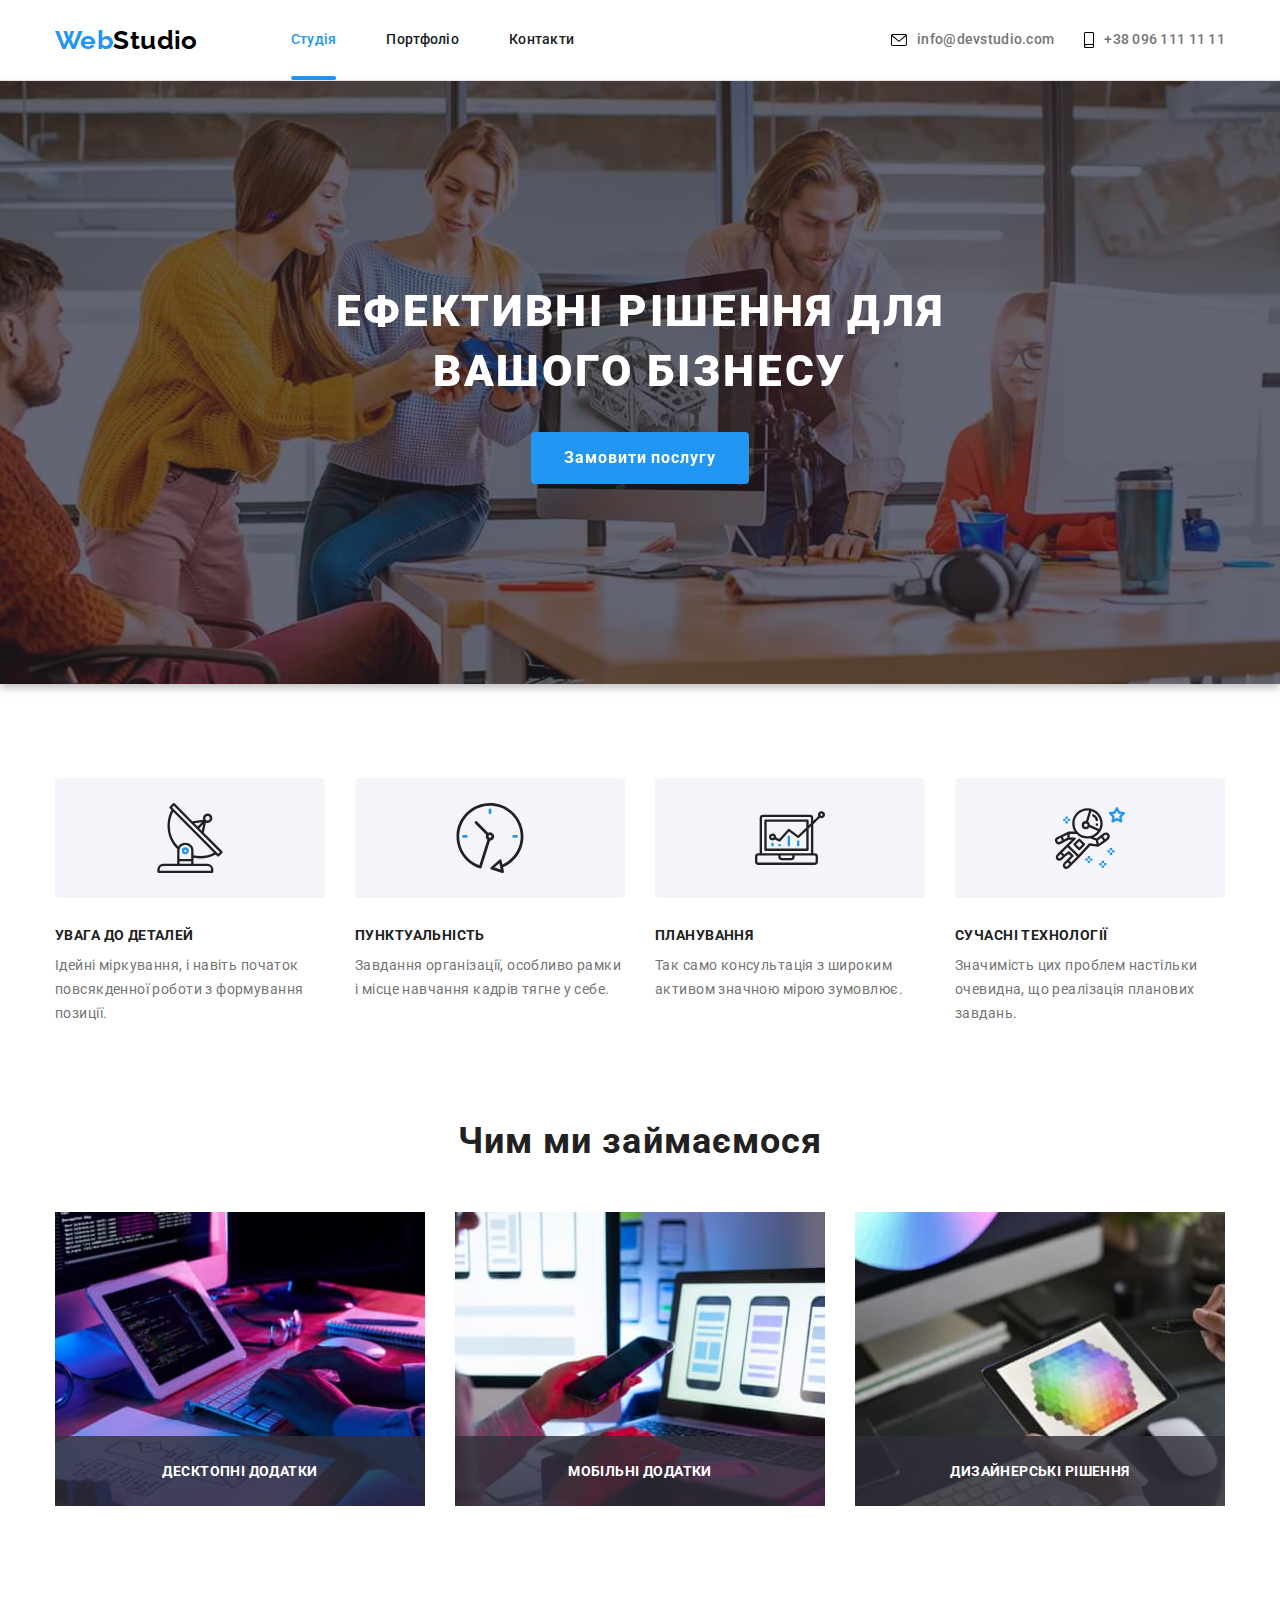
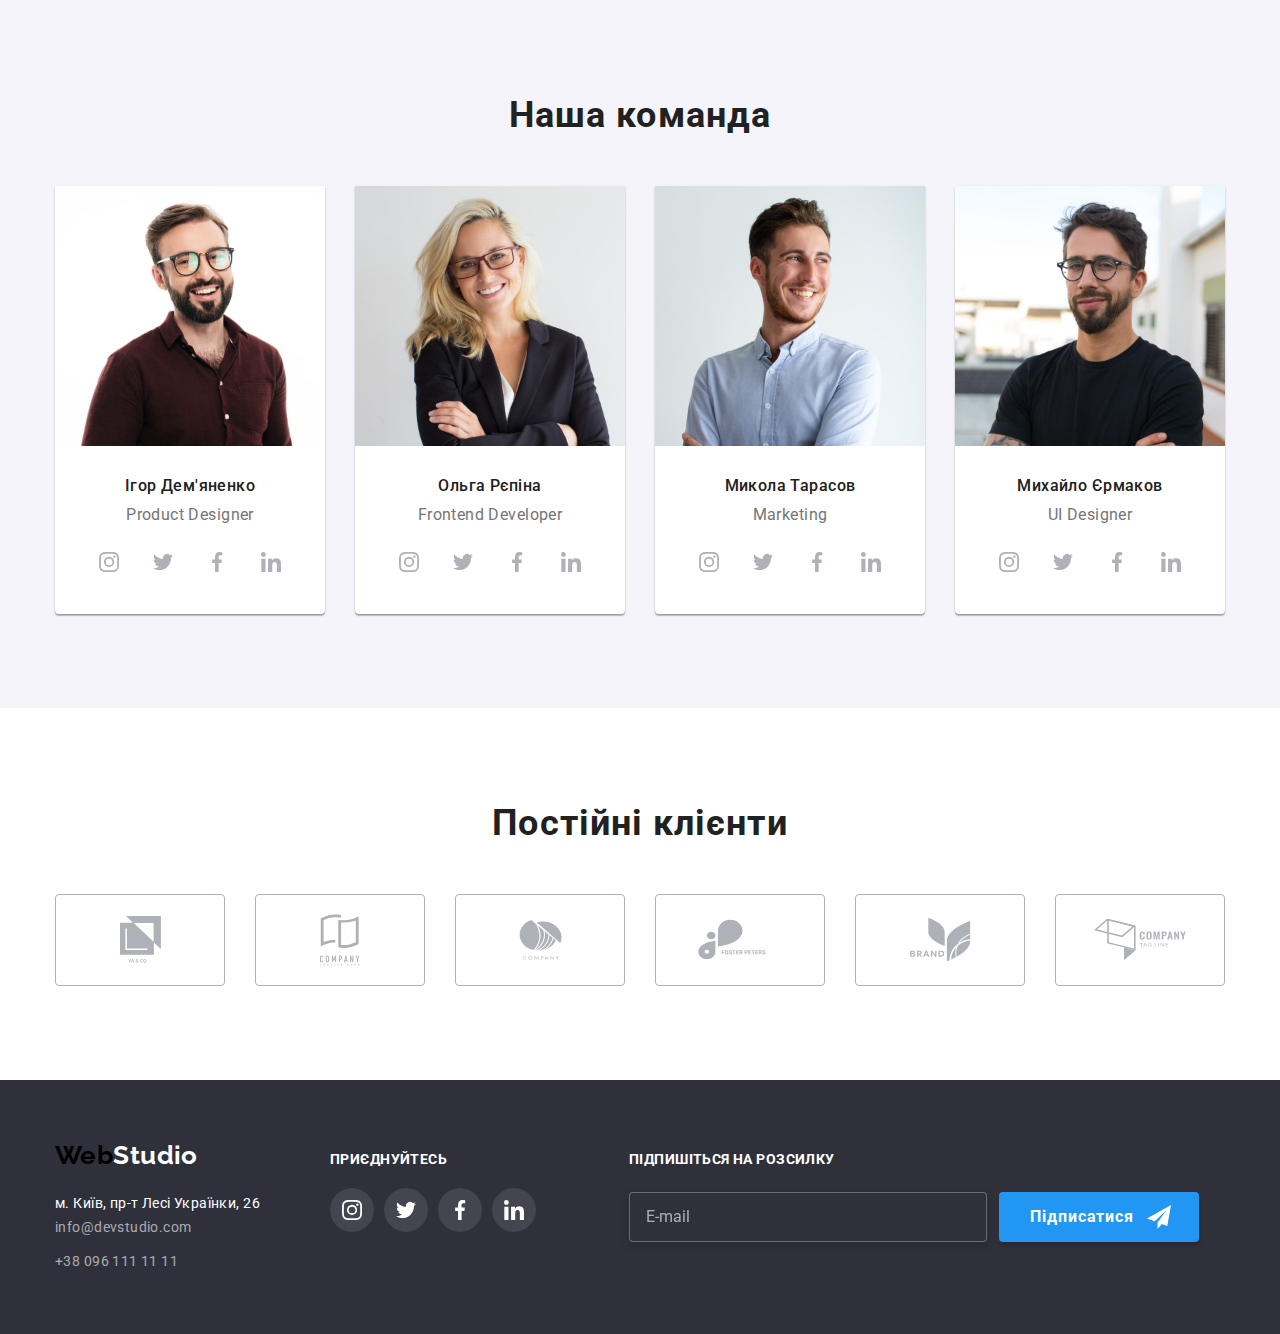
<file: index.html>
<!DOCTYPE html>
<html lang="uk">
  <head>
    <meta charset="UTF-8" />
    <meta http-equiv="X-UA-Compatible" content="IE=edge" />
    <meta name="viewport" content="width=device-width, initial-scale=1.0" />
    <link rel="preconnect" href="https://fonts.googleapis.com" />
    <link rel="preconnect" href="https://fonts.gstatic.com" crossorigin />
    <link
      href="https://fonts.googleapis.com/css2?family=Raleway:wght@700&family=Roboto:wght@400;500;700;900&display=swap"
      rel="stylesheet"
    />
    <link
      rel="stylesheet"
      href="https://cdnjs.cloudflare.com/ajax/libs/modern-normalize/1.1.0/modern-normalize.min.css"
    />
    <link rel="stylesheet" href="./css/main.min.css" />
    <title>Студія</title>
  </head>
  <body>
    <!-- Верхня лінія сайту -->
    <header class="header">
      <div class="header-nav container">
        <a href="./index.html" class="logo"><span class="logo__first-word">Web</span>Studio</a>
        <ul class="site-nav list">
          <li class="site-nav__item"><a href="./index.html" class="site-nav__link site-nav__link__current">Студія</a></li>
          <li class="site-nav__item"><a href="./portfolio.html" class="site-nav__link">Портфоліо</a></li>
          <li class="site-nav__item"><a href="" class="site-nav__link">Контакти</a></li>
        </ul>
        <ul class="list-contacts list">
          <li class="list-contacts__item">
            <a href="mailto:info@devstudio.com" class="list-contacts__link">
              <svg class="list-contacts__icon mail-icon" width="16px" height="12px">
                <use href="./imeges/icons.svg#icon-envelope"></use>
              </svg>
              info@devstudio.com</a
            >
          </li>
          <li class="list-contacts__item">
            <a href="tel:+380961111111" class="list-contacts__link">
              <svg class="list-contacts__icon mobile-icon" width="10px" height="16px">
                <use href="./imeges/icons.svg#icon-smartphone"></use>
              </svg>
              +38 096 111 11 11
            </a>
          </li>
        </ul>
      </div>
    </header>
    <!-- Шапка сайту -->
    <main>
      <section class="hero">
        <div class="hero-wrapp">
          <h1 class="hero-title">Ефективні рішення для вашого бізнесу</h1>
          <button type="button" class="hero-btn" data-modal-open>Замовити послугу</button>
        </div>
      </section>
      <!-- Переваги веб-студії -->
      <section class="section">
        <div class="benefits container">
          <h2 class="visually-hidden">Переваги веб-студії</h2>
          <ul class="benefits-list list">
            <li>
              <div class="benefits-imeges">
                <svg width="70px" height="70px">
                  <use href="./imeges/icons.svg#icon-antenna"></use>
                </svg>
              </div>
              <h3 class="benefits-titles">УВАГА ДО ДЕТАЛЕЙ</h3>
              <p>Ідейні міркування, і навіть початок повсякденної роботи з формування позиції.</p>
            </li>
            <li>
              <div class="benefits-imeges">
                <svg width="70px" height="70px">
                  <use href="./imeges/icons.svg#icon-clock"></use>
                </svg>
              </div>
              <h3 class="benefits-titles">ПУНКТУАЛЬНІСТЬ</h3>
              <p>Завдання організації, особливо рамки і місце навчання кадрів тягне у себе.</p>
            </li>
            <li>
              <div class="benefits-imeges">
                <svg width="70px" height="70px">
                  <use href="./imeges/icons.svg#icon-diagram"></use>
                </svg>
              </div>
              <h3 class="benefits-titles">ПЛАНУВАННЯ</h3>
              <p>Так само консультація з широким активом значною мірою зумовлює.</p>
            </li>
            <li>
              <div class="benefits-imeges">
                <svg width="70px" height="70px">
                  <use href="./imeges/icons.svg#icon-astronaut"></use>
                </svg>
              </div>
              <h3 class="benefits-titles">СУЧАСНІ ТЕХНОЛОГІЇ</h3>
              <p>Значимість цих проблем настільки очевидна, що реалізація планових завдань.</p>
            </li>
          </ul>
        </div>
      </section>
      <!-- Профіль веб-студії -->
      <section>
        <div class="speciality container">
          <h2 class="section-title">Чим ми займаємося</h2>
          <ul class="speciality-list list">
            <li class="item">
              <div class="speciality-wrapper">
                <img
                  src="./imeges/imeges-speciality/development.jpg"
                  alt="Послуга розробки"
                  width="370"
                />
                <div class="speciality-text"><p>Десктопні додатки</p></div>
              </div>
            </li>
            <li class="item">
              <div class="speciality-wrapper">
                <img
                  src="./imeges/imeges-speciality/mobile-application.jpg"
                  alt="Послуга розробки мобільних застусунків"
                  width="370"
                />
                <div class="speciality-text"><p>Мобільні додатки</p></div>
              </div>
            </li>
            <li class="item">
              <div class="speciality-wrapper">
                <img
                  src="./imeges/imeges-speciality/web-design.jpg"
                  alt="Послуги веб дизайну"
                  width="370"
                />
                <div class="speciality-text"><p>Дизайнерські рішення</p></div>
              </div>
            </li>
          </ul>
        </div>
      </section>
      <!-- Команда працівників веб-студії -->
      <section class="team-section">
        <h2 class="section-title team">Наша команда</h2>
        <ul class="specialists-list list">
          <li class="specialist-card">
            <img
              class="photo"
              src="./imeges/imeges-specialist/igor-demynenko.jpg"
              alt="Чоловік в червоній сорочці в окулярах"
              width="270"
            />
            <div class="item-wrapper">
              <h3 class="specialists-title">Ігор Дем'яненко</h3>
              <p class="specialist-profession" lang="en">Product Designer</p>
            </div>
            <div>
              <ul class="social-network-list list">
                <li class="social-network-scroll">
                  <a href="" class="link">
                    <div class="social-network-wrapp">
                      <svg class="icon" width="20px" height="20px">
                        <use href="./imeges/icons.svg#icon-instagram"></use>
                      </svg>
                    </div>
                  </a>
                </li>
                <li class="social-network-scroll">
                  <a href="" class="link">
                    <div class="social-network-wrapp">
                      <svg class="icon" width="20px" height="20px">
                        <use href="./imeges/icons.svg#icon-twitter"></use>
                      </svg>
                    </div>
                  </a>
                </li>
                <li class="social-network-scroll">
                  <a href="" class="link">
                    <div class="social-network-wrapp">
                      <svg class="icon" width="20px" height="20px">
                        <use href="./imeges/icons.svg#icon-facebook"></use>
                      </svg>
                    </div>
                  </a>
                </li>
                <li class="social-network-scroll">
                  <a href="" class="link">
                    <div class="social-network-wrapp">
                      <svg class="icon" width="20px" height="20px">
                        <use href="./imeges/icons.svg#icon-linkedin"></use>
                      </svg>
                    </div>
                  </a>
                </li>
              </ul>
            </div>
          </li>
          <li class="specialist-card">
            <img
              class="photo"
              src="./imeges/imeges-specialist/olga-repina.jpg"
              alt="Жінка в чорному піджаку в окулярах"
              width="270"
            />
            <div class="item-wrapper">
              <h3 class="specialists-title">Ольга Рєпіна</h3>
              <p class="specialist-profession" lang="en">Frontend Developer</p>
            </div>
            <div>
              <ul class="social-network-list list">
                <li class="social-network-scroll">
                  <a href="" class="link">
                    <div class="social-network-wrapp">
                      <svg class="icon" width="20px" height="20px">
                        <use href="./imeges/icons.svg#icon-instagram"></use>
                      </svg>
                    </div>
                  </a>
                </li>
                <li class="social-network-scroll">
                  <a href="" class="link">
                    <div class="social-network-wrapp">
                      <svg class="icon" width="20px" height="20px">
                        <use href="./imeges/icons.svg#icon-twitter"></use>
                      </svg>
                    </div>
                  </a>
                </li>
                <li class="social-network-scroll">
                  <a href="" class="link">
                    <div class="social-network-wrapp">
                      <svg class="icon" width="20px" height="20px">
                        <use href="./imeges/icons.svg#icon-facebook"></use>
                      </svg>
                    </div>
                  </a>
                </li>
                <li class="social-network-scroll">
                  <a href="" class="link">
                    <div class="social-network-wrapp">
                      <svg class="icon" width="20px" height="20px">
                        <use href="./imeges/icons.svg#icon-linkedin"></use>
                      </svg>
                    </div>
                  </a>
                </li>
              </ul>
            </div>
          </li>
          <li class="specialist-card">
            <img
              class="photo"
              src="./imeges/imeges-specialist/nikolay-tarasov.jpg"
              alt="Чоловік в голубій сорочці"
              width="270"
            />
            <div class="item-wrapper">
              <h3 class="specialists-title">Микола Тарасов</h3>
              <p class="specialist-profession" lang="en">Marketing</p>
            </div>
            <div>
              <ul class="social-network-list list">
                <li class="social-network-scroll">
                  <a href="" class="link">
                    <div class="social-network-wrapp">
                      <svg class="icon" width="20px" height="20px">
                        <use href="./imeges/icons.svg#icon-instagram"></use>
                      </svg>
                    </div>
                  </a>
                </li>
                <li class="social-network-scroll">
                  <a href="" class="link">
                    <div class="social-network-wrapp">
                      <svg class="icon" width="20px" height="20px">
                        <use href="./imeges/icons.svg#icon-twitter"></use>
                      </svg>
                    </div>
                  </a>
                </li>
                <li class="social-network-scroll">
                  <a href="" class="link">
                    <div class="social-network-wrapp">
                      <svg class="icon" width="20px" height="20px">
                        <use href="./imeges/icons.svg#icon-facebook"></use>
                      </svg>
                    </div>
                  </a>
                </li>
                <li class="social-network-scroll">
                  <a href="" class="link">
                    <div class="social-network-wrapp">
                      <svg class="icon" width="20px" height="20px">
                        <use href="./imeges/icons.svg#icon-linkedin"></use>
                      </svg>
                    </div>
                  </a>
                </li>
              </ul>
            </div>
          </li>
          <li class="specialist-card">
            <img
              class="photo"
              src="./imeges/imeges-specialist/mihail-ermakov.jpg"
              alt="Чоловік в черній футболці в окулярах"
              width="270"
            />
            <div class="item-wrapper">
              <h3 class="specialists-title">Михайло Єрмаков</h3>
              <p class="specialist-profession" lang="en">UI Designer</p>
            </div>
            <div>
              <ul class="social-network-list list">
                <li class="social-network-scroll">
                  <a href="" class="link">
                    <div class="social-network-wrapp">
                      <svg class="icon" width="20px" height="20px">
                        <use href="./imeges/icons.svg#icon-instagram"></use>
                      </svg>
                    </div>
                  </a>
                </li>
                <li class="social-network-scroll">
                  <a href="" class="link">
                    <div class="social-network-wrapp">
                      <svg class="icon" width="20px" height="20px">
                        <use href="./imeges/icons.svg#icon-twitter"></use>
                      </svg>
                    </div>
                  </a>
                </li>
                <li class="social-network-scroll">
                  <a href="" class="link">
                    <div class="social-network-wrapp">
                      <svg class="icon" width="20px" height="20px">
                        <use href="./imeges/icons.svg#icon-facebook"></use>
                      </svg>
                    </div>
                  </a>
                </li>
                <li class="social-network-scroll">
                  <a href="" class="link">
                    <div class="social-network-wrapp">
                      <svg class="icon" width="20px" height="20px">
                        <use href="./imeges/icons.svg#icon-linkedin"></use>
                      </svg>
                    </div>
                  </a>
                </li>
              </ul>
            </div>
          </li>
        </ul>
      </section>

      <!-- Постійні клієнти -->
      <section class="container">
        <h2 class="section-title clients">Постійні клієнти</h2>
        <ul class="clients-list list">
          <li class="clients-scroll">
            <a href="" class="link">
              <div class="clients-wrapp">
                <svg width="41px" height="47px">
                  <use href="./imeges/icons.svg#icon-yaco-company"></use>
                </svg>
              </div>
            </a>
          </li>
          <li>
            <a href="" class="link">
              <div class="clients-wrapp">
                <svg width="40px" height="52px">
                  <use href="./imeges/icons.svg#icon-tagline-company"></use>
                </svg>
              </div>
            </a>
          </li>
          <li>
            <a href="" class="link">
              <div class="clients-wrapp">
                <svg width="43px" height="41px">
                  <use href="./imeges/icons.svg#icon-object"></use>
                </svg>
              </div>
            </a>
          </li>
          <li>
            <a href="" class="link">
              <div class="clients-wrapp">
                <svg width="84px" height="41px">
                  <use href="./imeges/icons.svg#icon-foster-peters"></use>
                </svg>
              </div>
            </a>
          </li>
          <li>
            <a href="" class="link">
              <div class="clients-wrapp">
                <svg width="63px" height="45px">
                  <use href="./imeges/icons.svg#icon-brand"></use>
                </svg>
              </div>
            </a>
          </li>
          <li>
            <a href="" class="link">
              <div class="clients-wrapp">
                <svg width="94px" height="44px">
                  <use href="./imeges/icons.svg#icon-cube-tagline"></use>
                </svg>
              </div>
            </a>
          </li>
        </ul>
      </section>
    </main>
    <!-- Нижня лінія сайту -->
    <footer class="footer">
      <div class="container footer-container">
        <div class="container-logo-adress">
          <div class="logo-footer">
            <a href="./index.html" class="logo link"
              ><span class="logo-first-word">Web</span
              ><span class="logo-second-word">Studio</span></a
            >
          </div>
          <address class="address">
            <a href="https://goo.gl/maps/TEBKrd3tF9hV3VJEA" class="link"
              >м. Київ, пр-т Лесі Українки, 26</a
            >
          </address>
          <ul class="contacts-footer-list list">
            <li><a href="mailto:info@devstudio.com" class="link">info@devstudio.com</a></li>
            <li><a href="tel:+380961111111" class="link">+38 096 111 11 11</a></li>
          </ul>
        </div>

        <div class="social-network-footer">
          <strong class="join">приєднуйтесь</strong>
          <ul class="social-network-footer-list list">
            <li class="social-network-scroll">
              <a href="" class="link">
                <div class="social-network-footer-wrapp">
                  <svg class="icon-footer" width="20px" height="20px">
                    <use href="./imeges/icons.svg#icon-instagram"></use>
                  </svg>
                </div>
              </a>
            </li>
            <li class="social-network-scroll">
              <a href="" class="link">
                <div class="social-network-footer-wrapp">
                  <svg class="icon-footer" width="20px" height="20px">
                    <use href="./imeges/icons.svg#icon-twitter"></use>
                  </svg>
                </div>
              </a>
            </li>
            <li class="social-network-scroll">
              <a href="" class="link">
                <div class="social-network-footer-wrapp">
                  <svg class="icon-footer" width="20px" height="20px">
                    <use href="./imeges/icons.svg#icon-facebook"></use>
                  </svg>
                </div>
              </a>
            </li>
            <li class="social-network-scroll">
              <a href="" class="link">
                <div class="social-network-footer-wrapp">
                  <svg class="icon-footer" width="20px" height="20px">
                    <use href="./imeges/icons.svg#icon-linkedin"></use>
                  </svg>
                </div>
              </a>
            </li>
          </ul>
        </div>
        <div class="mailing-list">
          <b>Підпишіться на розсилку</b>
          <div class="mailing-list-wrapper">
            <form class="mailing-list-form">
              <input type="email" id="mail" name="mailingList" placeholder="E-mail" />
              <button class="btn-mailing" type="submit">
                Підписатися
                <svg class="icon-mailing-list" width="24px" height="24px">
                  <use href="./imeges/icons.svg#icon-airplane"></use>
                </svg>
              </button>
            </form>
          </div>
        </div>
      </div>
    </footer>

    <!-- Модальне вікно -->
    <div class="backdrop is-hidden" data-modal>
      <div class="modal">
        <button type="button" class="close-button" data-modal-close>
          <svg class="icon-close" width="30px" height="30px">
            <use href="./imeges/icons.svg#icon-cross"></use>
          </svg>
        </button>
        <p>Залиште свої дані, ми вам передзвонимо</p>
        <form>
          <div class="modal-wrapper">
            <div class="modal-element-wrapper">
              <label for="name">Ім'я</label>
              <div class="input-wrapper">
                <svg class="icon-modal">
                  <use href="./imeges/icons.svg#icon-person"></use>
                </svg>
                <input type="text" id="name" name="name" />
              </div>
            </div>
            <div class="modal-element-wrapper">
              <label for="tel">Телефон</label>
              <div class="input-wrapper">
                <svg class="icon-modal">
                  <use href="./imeges/icons.svg#icon-phone"></use>
                </svg>
                <input type="tel" id="tel" name="telephone" />
              </div>
            </div>
            <div class="modal-element-wrapper">
              <label for="email">Пошта</label>
              <div class="input-wrapper">
                <svg class="icon-modal">
                  <use href="./imeges/icons.svg#icon-email"></use>
                </svg>
                <input type="email" id="email" name="email" />
              </div>
            </div>
            <div class="modal-element-wrapper">
              <label for="comment">Коментар</label>
              <textarea name="comment" id="comment" placeholder="Введіть текст"></textarea>
            </div>
          </div>
          <div class="modal-checkbox-wrapper">
            <input
              class="checkbox-agreement visually-hidden"
              type="checkbox"
              id="agreement"
              name="agreement"
            />
            <label for="agreement">
              <div class="custom-checkbox">
                <svg width="16px" height="15px">
                  <use href="./imeges/icons.svg#icon-check"></use>
                </svg>
              </div>
              Погоджуюся з розсилкою та приймаю <a href="">Умови договору</a>
            </label>
          </div>
          <button class="btn-send" type="submit">Відправити</button>
        </form>
      </div>
    </div>
    <script src="./js/modal.js"></script>
  </body>
</html>
</file>
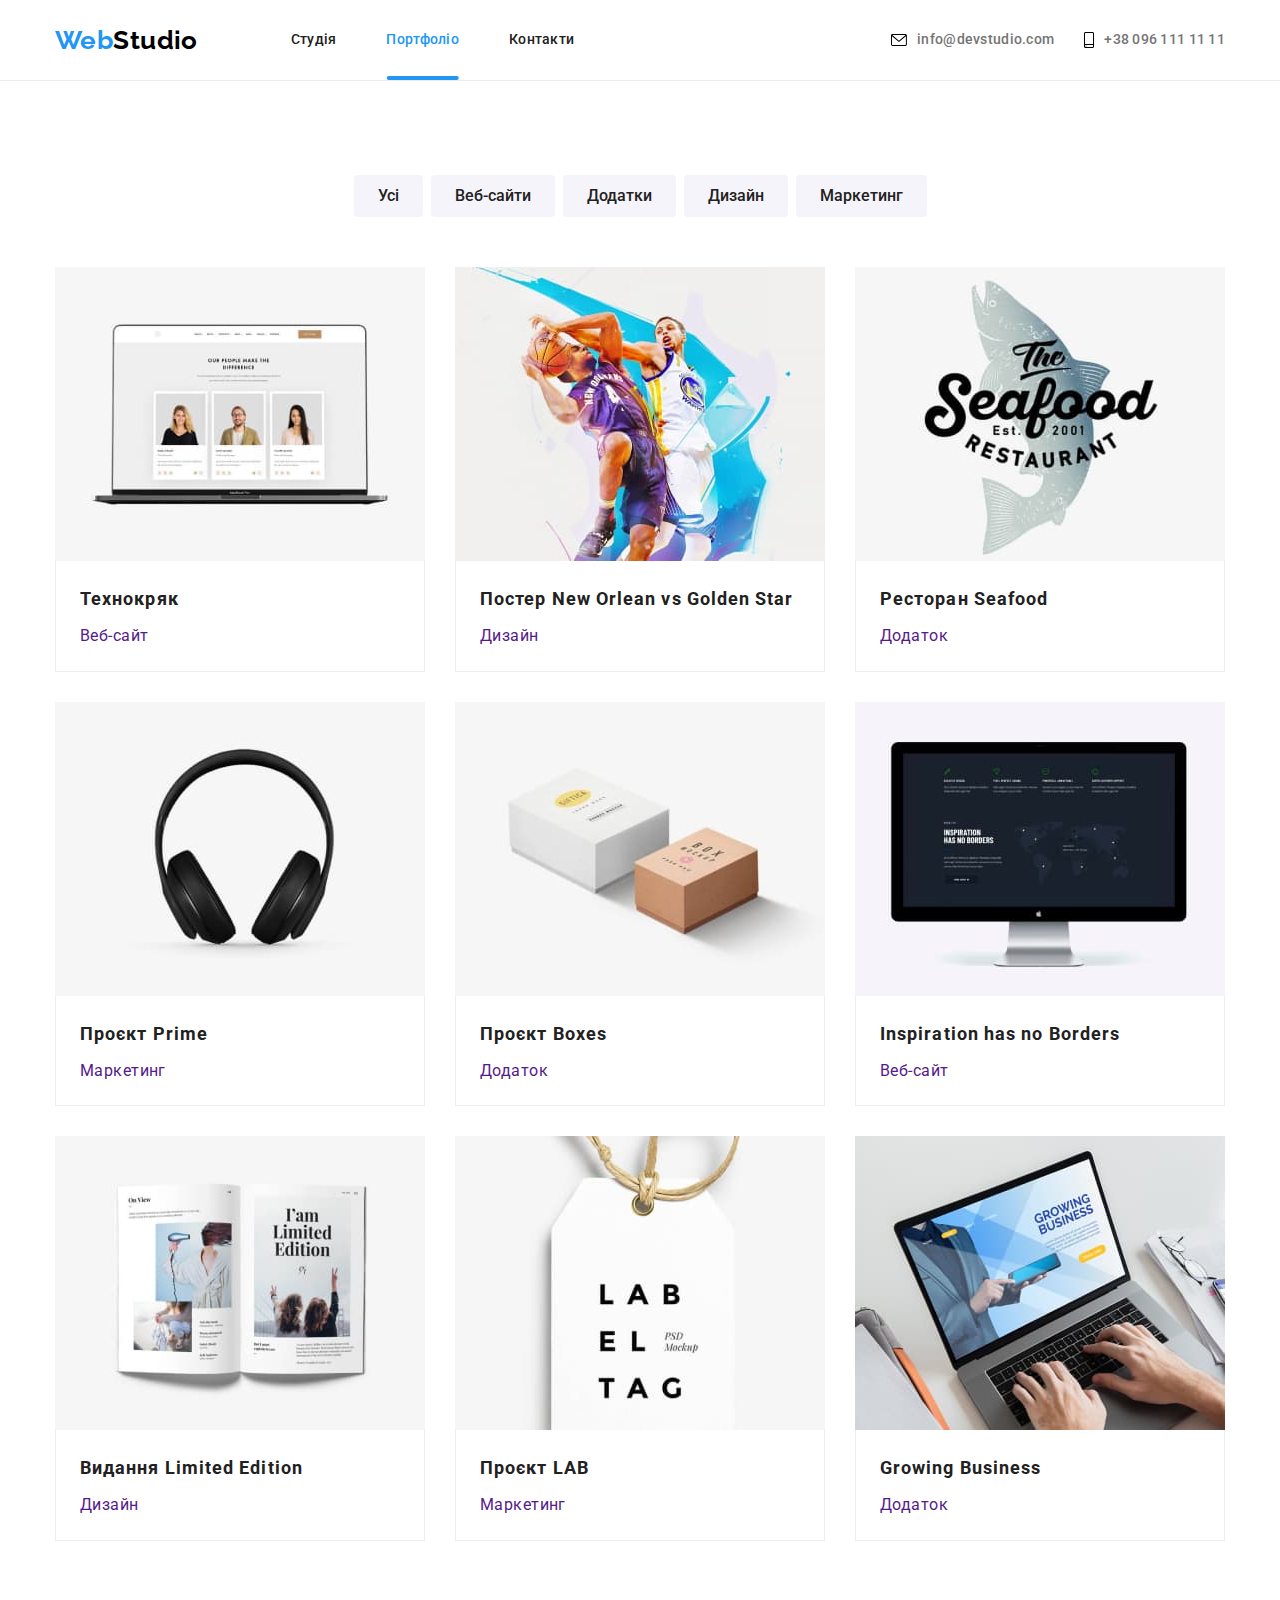
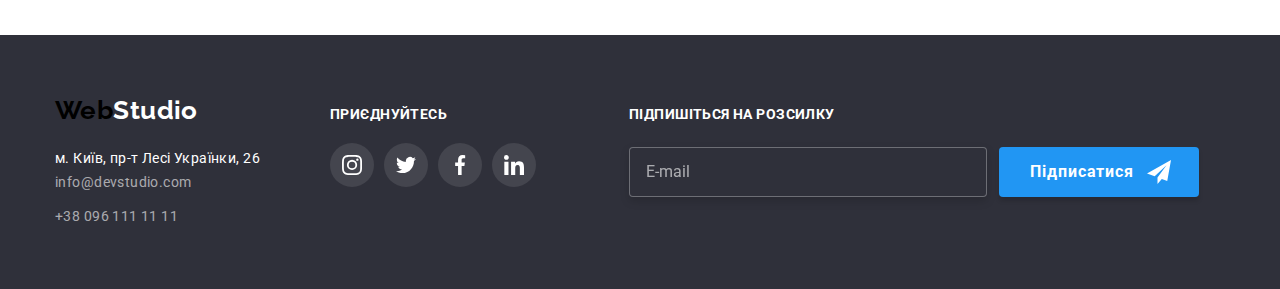
<file: portfolio.html>
<!DOCTYPE html>
<html lang="uk">
  <head>
    <meta charset="UTF-8" />
    <meta http-equiv="X-UA-Compatible" content="IE=edge" />
    <meta name="viewport" content="width=device-width, initial-scale=1.0" />
    <link rel="preconnect" href="https://fonts.googleapis.com" />
    <link rel="preconnect" href="https://fonts.gstatic.com" crossorigin />
    <link
      href="https://fonts.googleapis.com/css2?family=Raleway:wght@700&family=Roboto:wght@400;500;700;900&display=swap"
      rel="stylesheet"
    />
    <link
      rel="stylesheet"
      href="https://cdnjs.cloudflare.com/ajax/libs/modern-normalize/1.1.0/modern-normalize.min.css"
    />
    <link rel="stylesheet" href="./css/main.min.css" />
    <title>Студія</title>
  </head>
  <body>
    <!-- Верхня лінія сайту -->
    <header class="header">
      <div class="header-nav container">
        <a href="./index.html" class="logo"
          ><span class="logo__first-word">Web</span>Studio</a
        >
        <ul class="site-nav list">
          <li class="site-nav__item">
            <a href="./index.html" class="site-nav__link">Студія</a>
          </li>
          <li class="site-nav__item">
            <a
              href="./portfolio.html"
              class="site-nav__link site-nav__link__current"
              >Портфоліо</a
            >
          </li>
          <li class="site-nav__item">
            <a href="" class="site-nav__link">Контакти</a>
          </li>
        </ul>
        <ul class="list-contacts list">
          <li class="list-contacts__item">
            <a href="mailto:info@devstudio.com" class="list-contacts__link">
              <svg
                class="list-contacts__icon mail-icon"
                width="16px"
                height="12px"
              >
                <use href="./imeges/icons.svg#icon-envelope"></use>
              </svg>
              info@devstudio.com</a
            >
          </li>
          <li class="list-contacts__item">
            <a href="tel:+380961111111" class="list-contacts__link">
              <svg
                class="list-contacts__icon mobile-icon"
                width="10px"
                height="16px"
              >
                <use href="./imeges/icons.svg#icon-smartphone"></use>
              </svg>
              +38 096 111 11 11
            </a>
          </li>
        </ul>
      </div>
    </header>
    <!-- Навігація по сайту -->
    <main>
      <nav>
        <div class="container">
          <ul class="nav-btn list">
            <li class="item">
              <button type="button" class="portfolio-btn">Усі</button>
            </li>
            <li class="item">
              <button type="button" class="portfolio-btn">Веб-сайти</button>
            </li>
            <li class="item">
              <button type="button" class="portfolio-btn">Додатки</button>
            </li>
            <li class="item">
              <button type="button" class="portfolio-btn">Дизайн</button>
            </li>
            <li class="item">
              <button type="button" class="portfolio-btn">Маркетинг</button>
            </li>
          </ul>
        </div>
      </nav>
      <!-- Портфоліо -->
      <section class="section">
        <div class="container">
          <h1 class="visually-hidden">Портфоліо</h1>
          <!-- Дану секцію для поліпшення симантичності та покращення пошуку данного сайту потрібно наділити заголовком, потім цей заголовок буде візуально скритий -->
          <ul class="portfolio-list list">
            <li class="portfolio-element">
              <a href="" class="link-portfolio">
                <div class="portfolio-image">
                  <img
                    src="./imeges/images-portfolio/web-desing-techcryk.jpg"
                    alt="Ноутбук з відкритим на ньому веб-сайтом"
                    width="370"
                    height="294"
                  />
                  <div class="portfolio-hover-text">
                    <p>
                      Ресурс пропонує комплексні пропозиції з різним рівнем
                      функціоналу та сервісів. Все це дозволить відвідувачу
                      отримати вичерпні відомості про компанію чи приватну
                      особу.
                    </p>
                  </div>
                </div>
                <div class="discription">
                  <h2 class="portfolio-titles">Технокряк</h2>
                  <p class="portfolio-text">Веб-сайт</p>
                </div>
              </a>
            </li>
            <li class="portfolio-element">
              <a href="" class="link-portfolio">
                <img
                  src="./imeges/images-portfolio/desing-neworlean-goldenstar.jpg"
                  alt="Гравці баскетбольних команд"
                  width="370"
                  height="294"
                />
                <div class="discription">
                  <h2 class="portfolio-titles">
                    Постер <span lang="en">New Orlean vs Golden Star</span>
                  </h2>
                  <p class="portfolio-text">Дизайн</p>
                </div>
              </a>
            </li>
            <li class="portfolio-element">
              <a href="" class="link-portfolio">
                <img
                  src="./imeges/images-portfolio/app-seafood.jpg"
                  alt="Дизайн логотипу з зображеням риби та назвы ресторану"
                  width="370"
                  height="294"
                />
                <div class="discription">
                  <h2 class="portfolio-titles">
                    Ресторан <span lang="en">Seafood</span>
                  </h2>
                  <p class="portfolio-text">Додаток</p>
                </div>
              </a>
            </li>
            <li class="portfolio-element">
              <a href="" class="link-portfolio">
                <img
                  src="./imeges/images-portfolio/marketing-prime.jpg"
                  alt="Накладні навушники"
                  width="370"
                  height="294"
                />
                <div class="discription">
                  <h2 class="portfolio-titles">
                    Проєкт <span lang="en">Prime</span>
                  </h2>
                  <p class="portfolio-text">Маркетинг</p>
                </div>
              </a>
            </li>
            <li class="portfolio-element">
              <a href="" class="link-portfolio">
                <img
                  src="./imeges/images-portfolio/app-boxes.jpg"
                  alt="Біла та коричнева коробка з назвой проєкта"
                  width="370"
                  height="294"
                />
                <div class="discription">
                  <h2 class="portfolio-titles">
                    Проєкт <span lang="en">Boxes</span>
                  </h2>
                  <p class="portfolio-text">Додаток</p>
                </div>
              </a>
            </li>
            <li class="portfolio-element">
              <a href="" class="link-portfolio">
                <img
                  src="./imeges/images-portfolio/web-site-borders.jpg"
                  alt="Моноблок з відкритим на ньому веб-сайтом"
                  width="370"
                  height="294"
                />
                <div class="discription">
                  <h2 class="portfolio-titles" lang="en">
                    Inspiration has no Borders
                  </h2>
                  <p class="portfolio-text">Веб-сайт</p>
                </div>
              </a>
            </li>
            <li class="portfolio-element">
              <a href="" class="link-portfolio">
                <img
                  src="./imeges/images-portfolio/desing-limited-edition.jpg"
                  alt="Глянцевий журнал з назвою видання"
                  width="370"
                  height="294"
                />
                <div class="discription">
                  <h2 class="portfolio-titles">
                    Видання <span lang="en">Limited Edition</span>
                  </h2>
                  <p class="portfolio-text">Дизайн</p>
                </div>
              </a>
            </li>
            <li class="portfolio-element">
              <a href="" class="link-portfolio">
                <img
                  src="./imeges/images-portfolio/marketing-lab.jpg"
                  alt="Бірка з білого картону з назвою проєкта"
                  width="370"
                  height="294"
                />
                <div class="discription">
                  <h2 class="portfolio-titles">
                    Проєкт <span lang="en">LAB</span>
                  </h2>
                  <p class="portfolio-text">Маркетинг</p>
                </div>
              </a>
            </li>
            <li class="portfolio-element">
              <a href="" class="link-portfolio">
                <img
                  src="./imeges/images-portfolio/app-growing.jpg"
                  alt="Людина працююча за ноутбуком в додатку"
                  width="370"
                  height="294"
                />
                <div class="discription">
                  <h2 class="portfolio-titles" lang="en">Growing Business</h2>
                  <p class="portfolio-text">Додаток</p>
                </div>
              </a>
            </li>
          </ul>
        </div>
      </section>
    </main>

    <!-- Нижня лінія сайту -->
    <footer class="footer">
      <div class="container footer-container">
        <div class="container-logo-adress">
          <div class="logo-footer">
            <a href="./index.html" class="logo link"
              ><span class="logo-first-word">Web</span
              ><span class="logo-second-word">Studio</span></a
            >
          </div>
          <address class="address">
            <a href="https://goo.gl/maps/TEBKrd3tF9hV3VJEA" class="link"
              >м. Київ, пр-т Лесі Українки, 26</a
            >
          </address>
          <ul class="contacts-footer-list list">
            <li>
              <a href="mailto:info@devstudio.com" class="link"
                >info@devstudio.com</a
              >
            </li>
            <li>
              <a href="tel:+380961111111" class="link">+38 096 111 11 11</a>
            </li>
          </ul>
        </div>

        <div class="social-network-footer">
          <strong class="join">приєднуйтесь</strong>
          <ul class="social-network-footer-list list">
            <li class="social-network-scroll">
              <a href="" class="link">
                <div class="social-network-footer-wrapp">
                  <svg class="icon-footer" width="20px" height="20px">
                    <use href="./imeges/icons.svg#icon-instagram"></use>
                  </svg>
                </div>
              </a>
            </li>
            <li class="social-network-scroll">
              <a href="" class="link">
                <div class="social-network-footer-wrapp">
                  <svg class="icon-footer" width="20px" height="20px">
                    <use href="./imeges/icons.svg#icon-twitter"></use>
                  </svg>
                </div>
              </a>
            </li>
            <li class="social-network-scroll">
              <a href="" class="link">
                <div class="social-network-footer-wrapp">
                  <svg class="icon-footer" width="20px" height="20px">
                    <use href="./imeges/icons.svg#icon-facebook"></use>
                  </svg>
                </div>
              </a>
            </li>
            <li class="social-network-scroll">
              <a href="" class="link">
                <div class="social-network-footer-wrapp">
                  <svg class="icon-footer" width="20px" height="20px">
                    <use href="./imeges/icons.svg#icon-linkedin"></use>
                  </svg>
                </div>
              </a>
            </li>
          </ul>
        </div>
        <div class="mailing-list">
          <b>Підпишіться на розсилку</b>
          <div class="mailing-list-wrapper">
            <form class="mailing-list-form">
              <input
                type="email"
                id="mail"
                name="mailingList"
                placeholder="E-mail"
              />
              <button class="btn-mailing" type="submit">
                Підписатися
                <svg class="icon-mailing-list" width="24px" height="24px">
                  <use href="./imeges/icons.svg#icon-airplane"></use>
                </svg>
              </button>
            </form>
          </div>
        </div>
      </div>
    </footer>
  </body>
</html>
</file>
<file: css/main.min.css>
h1,h2,h3,h4,h5,h6,p,ul{margin:0}ul{padding-left:0}.list{list-style:none}.link,.link-portfolio{text-decoration:none}.visually-hidden{position:absolute;white-space:nowrap;width:1px;height:1px;overflow:hidden;border:0;padding:0;clip:rect(0 0 0 0);-webkit-clip-path:inset(50%);clip-path:inset(50%);margin:-1px}body{background-color:#fff;color:#757575;font-family:"Roboto",sans-serif;font-size:14px;line-height:1.71;letter-spacing:.03em}.container{width:1200px;margin:0 auto;padding-left:15px;padding-right:15px}.link,.link-portfolio{transition:color 250ms cubic-bezier(0.4, 0, 0.2, 1)}.link:hover{color:#2196f3}.logo{font-family:"Raleway",sans-serif;font-weight:700;font-size:26px;line-height:1.19;color:#000;text-decoration:none}.logo__first-word{color:#2196f3}.header{border-bottom:1px solid #ececec}.header-nav{display:flex;align-items:center}.site-nav{display:flex;margin-left:93px}.site-nav__item:hover .site-nav__link{color:#2196f3}.site-nav__item:not(:last-child){margin-right:50px}.site-nav__link{font-weight:500;font-size:14px;line-height:1.14;letter-spacing:.02em;text-decoration:none;color:#212121;padding:32px 0;display:block;transition:color 250ms cubic-bezier(0.4, 0, 0.2, 1)}.site-nav__link__current{position:relative;color:#2196f3}.site-nav__link__current::after{position:absolute;bottom:0;left:50%;transform:translate(-50%);content:"";display:block;height:4px;width:100%;background:#2196f3;border-radius:2px}.site-nav__link:focus{color:#2196f3;fill:#2196f3}.list-contacts{display:flex;margin-left:auto}.list-contacts__icon{margin-right:10px;transition:fill 250ms cubic-bezier(0.4, 0, 0.2, 1)}.list-contacts__link{display:flex;align-items:center;font-weight:500;font-size:14px;line-height:1.14;letter-spacing:.02em;text-decoration:none;color:#757575;padding:32px 0;transition:color 250ms cubic-bezier(0.4, 0, 0.2, 1)}.list-contacts__item:not(:last-child){margin-right:30px}.list-contacts__link:hover,.list-contacts__link:focus{color:#2196f3}.list-contacts__link:hover .list-contacts__icon,.list-contacts__link:focus .list-contacts__icon{fill:#2196f3}.hero-wrapp{text-align:center;margin-left:auto;margin-right:auto;max-width:1600px;min-height:600px;background-color:#c4c4c4;background-image:linear-gradient(to bottom, rgba(47, 48, 58, 0.4), rgba(47, 48, 58, 0.4)),url("../imeges/hero.jpg");filter:drop-shadow(0px 4px 4px rgba(0, 0, 0, 0.25));background-repeat:no-repeat;background-position:center;background-size:cover}.hero-title{font-weight:900;font-size:44px;line-height:1.37;letter-spacing:.06em;text-transform:uppercase;color:#fff;width:700px;margin-left:auto;margin-right:auto;padding-top:200px;margin-bottom:30px}.hero-btn{font-family:inherit;font-weight:700;font-size:16px;line-height:1.89;letter-spacing:.06em;color:#fff;background-color:#2196f3;cursor:pointer;border:1px solid rgba(0,0,0,0);border-radius:4px;padding:10px 32px;display:inline-block;min-width:216px;margin-bottom:200px}.hero-btn:active{background-color:#188ce8}.benefits{padding-bottom:94px;padding-top:94px}.benefits-list{display:flex}.benefits-list li:not(:last-child){margin-right:30px}.benefits-imeges{width:270px;height:120px;background-color:#f5f4fa;border-radius:4px;display:flex;align-items:center;justify-content:center}.benefits-titles{font-weight:700;font-size:14px;line-height:1.14;text-transform:uppercase;color:#212121;padding-bottom:10px;padding-top:30px;min-width:270px}.speciality{padding-bottom:94px}.section-title{font-weight:700;font-size:36px;line-height:1.17;text-align:center;letter-spacing:.03em;color:#212121;padding-bottom:50px}.speciality-list{display:flex}.speciality-list .item:not(:last-child){margin-right:30px}.speciality-list img{display:block}.speciality-wrapper{position:relative}.speciality-text{position:absolute;width:100%;height:70px;left:0;bottom:0;font-weight:700;line-height:16px;text-align:center;text-transform:uppercase;color:#fff;background-color:rgba(47,48,58,.8);display:flex;justify-content:center;align-items:center}.team-section{background-color:#f5f4fa}.team{padding-top:94px}.specialists-title{font-weight:500;font-size:16px;line-height:1.19;color:#212121;padding-bottom:10px;text-align:center}.specialists-list{padding-bottom:94px;display:flex;justify-content:center}.specialists-list .specialist-card:not(:last-child){margin-right:30px}.specialist-card{background-color:#fff;box-shadow:0px 1px 3px rgba(0,0,0,.12),0px 1px 1px rgba(0,0,0,.14),0px 2px 1px rgba(0,0,0,.2);border-radius:0px 0px 4px 4px}.specialists-list img{display:block}.specialist-profession{font-size:16px;line-height:1.19;text-align:center}.item-wrapper{padding-top:30px;padding-right:20px;padding-left:20px}.social-network-list{display:flex;align-items:center;justify-content:center;margin:16px 32px 30px 32px}.social-network-wrapp{width:44px;height:44px;border-radius:50%;display:flex;justify-content:center;transition:background-color 250ms cubic-bezier(0.4, 0, 0.2, 1),fill 250ms cubic-bezier(0.4, 0, 0.2, 1)}.social-network-list li:not(:last-child){margin-right:10px}.icon{display:block;margin:auto;fill:#afb1b8;transition:fill 250ms cubic-bezier(0.4, 0, 0.2, 1)}.social-network-scroll:hover .icon{fill:#fff}.social-network-scroll:hover .social-network-wrapp{background-color:#2196f3;fill:#fff}.social-network-wrapp:hover{background-color:#2196f3;fill:#fff}.link:focus .social-network-wrapp{background-color:#2196f3;fill:#fff}.link:focus .icon{fill:#fff}.clients{padding-top:94px}.clients-list{display:flex;padding-bottom:94px}.clients-list li:not(:last-child){margin-right:30px}.clients-wrapp{display:flex;align-items:center;justify-content:center;width:170px;height:92px;border:1px solid #afb1b8;fill:#afb1b8;border-radius:4px;transition:fill 250ms cubic-bezier(0.4, 0, 0.2, 1),border 250ms cubic-bezier(0.4, 0, 0.2, 1)}.clients-wrapp:hover{fill:#2196f3;border:1px solid #2196f3}.link:focus .clients-wrapp{border:1px solid #2196f3;fill:#2196f3}.footer{background-color:#2f303a}.footer-container{display:flex;align-items:baseline}.address a{font-size:14px;line-height:1.71;font-style:normal;color:#fff;padding-bottom:10px}.contacts-footer-list a{font-size:14px;line-height:1.71;color:rgba(255,255,255,.6)}.contacts-footer-list li{padding-bottom:10px}.contacts-footer-list li:last-child{padding-bottom:0}.social-network-footer{display:flex;flex-direction:column;margin-top:72px;margin-bottom:100px;margin-right:93px}.social-network-footer-list{display:flex;align-items:center;justify-content:center}.social-network-footer-list li:not(:last-child){margin-right:10px}.social-network-footer-wrapp{width:44px;height:44px;border-radius:50%;display:flex;justify-content:center;background-color:#44454e;transition:background-color 250ms cubic-bezier(0.4, 0, 0.2, 1)}.icon-footer{display:block;margin:auto;fill:#fff}.social-network-footer-wrapp:hover{background-color:#2196f3}.link:focus .social-network-footer-wrapp{background-color:#2196f3}.join{display:flex;font-weight:700;font-size:14px;line-height:1.14;text-transform:uppercase;color:#fff;margin-bottom:20px}.container-logo-adress{display:flex;flex-direction:column;margin-top:60px;margin-bottom:60px;margin-right:70px}.logo-footer{margin-bottom:20px}.logo-second-word{color:#fff}.mailing-list b{font-weight:700;line-height:1.14;text-transform:uppercase;color:#fff}.mailing-list-form{display:flex}.mailing-list-wrapper input{width:358px;height:50px;padding-left:16px;margin-right:12px;margin-top:20px;background-color:#2f303a;color:#fff;border:1px solid rgba(255,255,255,.3);filter:drop-shadow(0px 4px 4px rgba(0, 0, 0, 0.15));border-radius:4px}.mailing-list-form input:focus{outline:1px solid rgba(255,255,255,.3)}.mailing-list-wrapper input::-moz-placeholder{font-size:16px;line-height:1.25;color:rgba(255,255,255,.6)}.mailing-list-wrapper input:-ms-input-placeholder{font-size:16px;line-height:1.25;color:rgba(255,255,255,.6)}.mailing-list-wrapper input::placeholder{font-size:16px;line-height:1.25;color:rgba(255,255,255,.6)}.btn-mailing{position:relative;font-size:inherit;font-weight:700;font-size:16px;line-height:1.87;letter-spacing:.06em;color:#fff;width:200px;height:50px;padding:10px 62px 10px 28px;margin-top:20px;background:#2196f3;box-shadow:0px 4px 4px rgba(0,0,0,.15);border:rgba(0,0,0,0);border-radius:4px;cursor:pointer}.icon-mailing-list{position:absolute;top:50%;left:69%;transform:translateY(-50%);margin-left:10px;margin-right:28px}.btn-mailing:active{background-color:#188ce8}.nav-btn{display:flex;justify-content:center;padding-top:94px;padding-bottom:34px}.nav-btn .item:not(:last-child){margin-right:8px}.portfolio-btn{font-family:inherit;font-weight:500;font-size:16px;line-height:1.6;border-radius:4px;border:2px solid rgba(0,0,0,0);color:#212121;background-color:#f5f4fa;cursor:pointer;display:inline-block;padding:6px 22px;margin-bottom:16px;transition:color 250ms cubic-bezier(0.4, 0, 0.2, 1),background-color 250ms cubic-bezier(0.4, 0, 0.2, 1),box-shadow 250ms cubic-bezier(0.4, 0, 0.2, 1)}.portfolio-btn:hover,.portfolio-btn:focus{color:#fff;background-color:#2196f3;box-shadow:0px 3px 1px rgba(0,0,0,.1),0px 1px 2px rgba(0,0,0,.08),0px 2px 2px rgba(0,0,0,.12)}.portfolio-list{display:flex;flex-wrap:wrap;margin-bottom:94px}.portfolio-element{max-width:370px;margin-right:30px;margin-bottom:30px;background:#fff}.link-portfolio{position:relative;transition:box-shadow 250ms cubic-bezier(0.4, 0, 0.2, 1)}.portfolio-element .link-portfolio{display:block}.portfolio-element:hover .link-portfolio{box-shadow:0px 1px 1px rgba(0,0,0,.12),0px 4px 4px rgba(0,0,0,.06),1px 4px 6px rgba(0,0,0,.16)}.link-portfolio:focus{box-shadow:0px 1px 1px rgba(0,0,0,.12),0px 4px 4px rgba(0,0,0,.06),1px 4px 6px rgba(0,0,0,.16)}.portfolio-element img{display:block;max-width:100%;height:294px}.portfolio-element:nth-child(3n){margin-right:0}.portfolio-element:nth-last-child(-n+3){margin-bottom:0}.portfolio-image{position:relative;overflow:hidden}.discription{border:1px solid #eee;border-top:none;padding-top:20px;padding-bottom:20px;padding-left:24px;padding-right:24px}.portfolio-titles{font-weight:700;font-size:18px;line-height:36px;letter-spacing:.06em;color:#212121;padding-bottom:4px}.portfolio-text{font-size:16px;line-height:1.87}.portfolio-hover-text{position:absolute;width:100%;height:100%;top:0;left:0;font-size:18px;line-height:1.55;padding:63px 24px;color:#fff;background-color:rgba(33,150,243,.9);transform:translateY(100%);transition:transform 250ms cubic-bezier(0.4, 0, 0.2, 1)}.link-portfolio:hover .portfolio-hover-text,.link-portfolio:focus .portfolio-hover-text{transform:translateY(0)}.backdrop{position:fixed;top:0;left:0;width:100%;height:100vh;background-color:rgba(0,0,0,.2);opacity:1;transition:opacity 250ms cubic-bezier(0.4, 0, 0.2, 1)}.is-hidden{opacity:0;visibility:hidden;pointer-events:none}.modal{position:absolute;top:50%;left:50%;width:528px;height:581px;padding:40px;background-color:#fff;box-shadow:0px 1px 3px rgba(0,0,0,.12),0px 1px 1px rgba(0,0,0,.14),0px 2px 1px rgba(0,0,0,.2);border-radius:4px;transform:translate(-50%, -50%) scale(1);transition:transform 250ms cubic-bezier(0.4, 0, 0.2, 1),visibility 250ms cubic-bezier(0.4, 0, 0.2, 1)}.backdrop.is-hidden .modal{transform:translate(-50%, -50%) scale(0.1)}.close-button{display:flex;position:absolute;top:8px;right:8px;cursor:pointer;width:30px;height:30px;border-radius:50%;border:none;background-color:#fff;border:1px solid rgba(0,0,0,.1)}.icon-close{width:11px;height:11px;margin:auto;transition:fill 250ms cubic-bezier(0.4, 0, 0.2, 1)}.close-button:hover .icon-close{fill:#2196f3}.close-button:focus .icon-close{fill:#2196f3}.modal p{font-weight:700;font-size:20px;line-height:1.15;text-align:center;letter-spacing:.03em;color:#212121}.modal-wrapper{margin-top:12px;margin-bottom:20px}.modal-element-wrapper{display:flex;flex-direction:column;margin-bottom:10px;transition:outline 250ms cubic-bezier(0.4, 0, 0.2, 1)}.modal-wrapper .modal-element-wrapper:last-child{margin-bottom:0}.modal-element-wrapper input{height:40px;border:1px solid rgba(33,33,33,.2);border-radius:4px;transition:outline 250ms cubic-bezier(0.4, 0, 0.2, 1)}.modal-element-wrapper label{font-size:12px;line-height:1.17;letter-spacing:.01em;margin-bottom:4px}.modal-element-wrapper textarea{resize:none;width:448px;height:120px;padding:12px 16px;border:1px solid rgba(33,33,33,.2);border-radius:4px;transition:outline 250ms cubic-bezier(0.4, 0, 0.2, 1)}.modal-element-wrapper textarea::-moz-placeholder{font-size:12px;line-height:1.16;letter-spacing:.01em;color:rgba(117,117,117,.5)}.modal-element-wrapper textarea:-ms-input-placeholder{font-size:12px;line-height:1.16;letter-spacing:.01em;color:rgba(117,117,117,.5)}.modal-element-wrapper textarea::placeholder{font-size:12px;line-height:1.16;letter-spacing:.01em;color:rgba(117,117,117,.5)}.icon-modal{position:absolute;width:18px;height:18px;bottom:50%;transform:translateY(50%);margin-left:12px;transition:fill 250ms cubic-bezier(0.4, 0, 0.2, 1)}.input-wrapper{position:relative}.input-wrapper input{width:100%;padding-left:42px}.input-wrapper:focus-within>.icon-modal{fill:#2196f3}.input-wrapper input:focus{outline:1px solid #2196f3}.modal-element-wrapper textarea:focus{outline:1px solid #2196f3}.modal-checkbox-wrapper{display:flex;margin-bottom:30px;margin-left:14px;margin-right:11px}.custom-checkbox{display:flex;justify-content:center;align-items:center;width:16px;height:15px;border:2px solid #212121;border-radius:3px;margin-right:7px}.modal-checkbox-wrapper label{display:flex;justify-content:center;align-items:center}.modal-checkbox-wrapper input:checked+label .custom-checkbox{background-color:#2196f3;border:2px solid #2196f3}.modal-checkbox-wrapper a{padding-left:3px;-webkit-text-decoration-line:underline;text-decoration-line:underline;color:#2196f3}.btn-send{display:block;font-family:inherit;font-weight:700;font-size:16px;line-height:1.87;letter-spacing:.06em;padding:10px 52px;margin-left:auto;margin-right:auto;color:#fff;background:#2196f3;cursor:pointer;box-shadow:0px 4px 4px rgba(0,0,0,.15);border-radius:4px;border:#2196f3}.btn-send:active{background:#188ce8}/*# sourceMappingURL=main.min.css.map */
</file>
